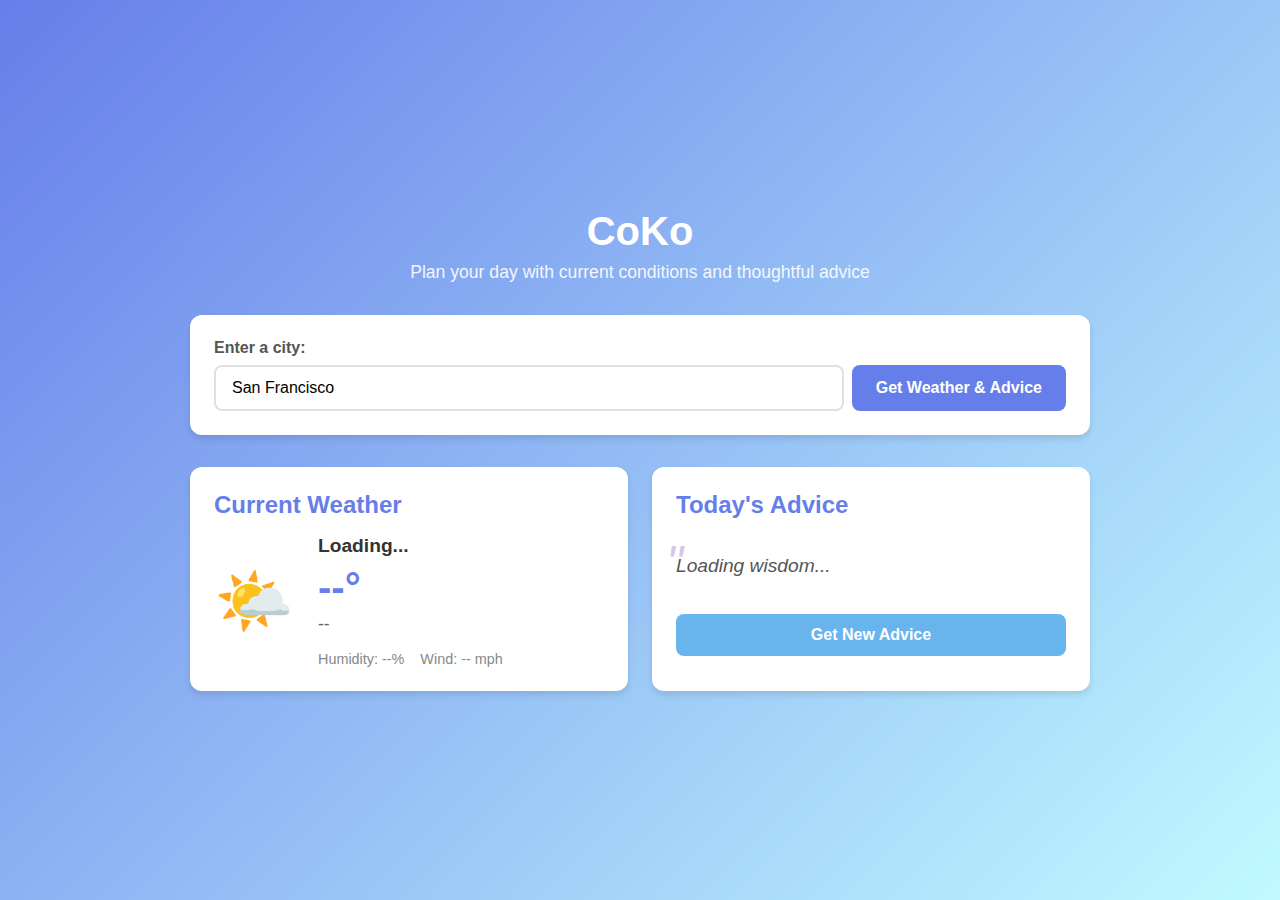
<file: lab7/index.html>
<!DOCTYPE html>
<html lang="en">
  <head>
    <meta charset="UTF-8" />
    <meta name="viewport" content="width=device-width, initial-scale=1.0" />
    <title>Weather & Wisdom - API Mashup</title>
    <link rel="stylesheet" href="css/styles.css" />
  </head>
  <body>
    <main class="container">
      <header>
        <h1>CoKo</h1>
        <p class="subtitle">
          Plan your day with current conditions and thoughtful advice
        </p>
      </header>

      <!-- Location Input Section -->
      <section class="input-section">
        <label for="city-input">Enter a city:</label>
        <div class="input-group">
          <input
            type="text"
            id="city-input"
            placeholder="San Francisco"
            value="San Francisco"
          />
          <button id="fetch-btn">Get Weather & Advice</button>
        </div>
      </section>

      <!-- Loading State -->
      <div id="loading" class="loading hidden">
        <div class="spinner"></div>
        <p>Fetching data...</p>
      </div>

      <!-- Error Display -->
      <div id="error" class="error hidden"></div>

      <!-- Data Display Section -->
      <section id="data-display" class="data-display hidden">
        <!-- Weather Card -->
        <article class="card weather-card">
          <h2>Current Weather</h2>
          <div class="weather-content">
            <div class="weather-icon" id="weather-icon">🌤️</div>
            <div class="weather-details">
              <p class="location" id="location">Loading...</p>
              <p class="temperature" id="temperature">--°</p>
              <p class="description" id="description">--</p>
              <div class="weather-stats">
                <span id="humidity">Humidity: --%</span>
                <span id="wind">Wind: -- mph</span>
              </div>
            </div>
          </div>
        </article>

        <!-- Advice Card -->
        <article class="card advice-card">
          <h2>Today's Advice</h2>
          <div class="advice-content">
            <blockquote id="advice-text">Loading wisdom...</blockquote>
            <button id="new-advice-btn" class="secondary-btn">
              Get New Advice
            </button>
          </div>
        </article>
      </section>
    </main>

    <script type="module" src="javascript/script.js"></script>
  </body>
</html>
</file>
<file: lab7/css/styles.css>
/* ===== CSS Reset & Base ===== */
* {
    margin: 0;
    padding: 0;
    box-sizing: border-box;
}

body {
    font-family: -apple-system, BlinkMacSystemFont, 'Segoe UI', Roboto, Oxygen, Ubuntu, Cantarell, sans-serif;
    background: linear-gradient(135deg, #667eea 0%,#c0faff 100%);
    min-height: 100vh;
    display: flex;
    align-items: center;
    justify-content: center;
    padding: 20px;
    color: #333;
}

/* ===== Container ===== */
.container {
    max-width: 900px;
    width: 100%;
}

/* ===== Header ===== */
header {
    text-align: center;
    margin-bottom: 2rem;
    color: white;
}

header h1 {
    font-size: 2.5rem;
    margin-bottom: 0.5rem;
    font-weight: 700;
}

.subtitle {
    font-size: 1.1rem;
    opacity: 0.9;
}

/* ===== Input Section ===== */
.input-section {
    background: white;
    padding: 1.5rem;
    border-radius: 12px;
    box-shadow: 0 4px 6px rgba(0, 0, 0, 0.1);
    margin-bottom: 2rem;
}

.input-section label {
    display: block;
    margin-bottom: 0.5rem;
    font-weight: 600;
    color: #555;
}

.input-group {
    display: flex;
    gap: 0.5rem;
}

input[type="text"] {
    flex: 1;
    padding: 0.75rem 1rem;
    border: 2px solid #e0e0e0;
    border-radius: 8px;
    font-size: 1rem;
    transition: border-color 0.3s;
}

input[type="text"]:focus {
    outline: none;
    border-color: #667eea;
}

button {
    padding: 0.75rem 1.5rem;
    background: #667eea;
    color: white;
    border: none;
    border-radius: 8px;
    font-size: 1rem;
    font-weight: 600;
    cursor: pointer;
    transition: background 0.3s, transform 0.1s;
}

button:hover {
    background: #5568d3;
}

button:active {
    transform: scale(0.98);
}

.secondary-btn {
    background: #68b4ed;
    width: 100%;
    margin-top: 1rem;
}

.secondary-btn:hover {
    background: #9ad3ff;
;
}

/* ===== Loading State ===== */
.loading {
    background: white;
    padding: 2rem;
    border-radius: 12px;
    text-align: center;
    box-shadow: 0 4px 6px rgba(0, 0, 0, 0.1);
}

.spinner {
    width: 40px;
    height: 40px;
    border: 4px solid #f3f3f3;
    border-top: 4px solid #667eea;
    border-radius: 50%;
    animation: spin 1s linear infinite;
    margin: 0 auto 1rem;
}

@keyframes spin {
    0% { transform: rotate(0deg); }
    100% { transform: rotate(360deg); }
}

/* ===== Error State ===== */
.error {
    background: #fee;
    color: #c33;
    padding: 1rem;
    border-radius: 8px;
    border-left: 4px solid #c33;
    margin-bottom: 1rem;
}

/* ===== Utility Classes ===== */
.hidden {
    display: none;
}

/* ===== Data Display Section ===== */
.data-display {
    display: grid;
    grid-template-columns: repeat(auto-fit, minmax(300px, 1fr));
    gap: 1.5rem;
}

.card {
    background: white;
    padding: 1.5rem;
    border-radius: 12px;
    box-shadow: 0 4px 6px rgba(0, 0, 0, 0.1);
}

.card h2 {
    font-size: 1.5rem;
    margin-bottom: 1rem;
    color: #667eea;
}

/* ===== Weather Card ===== */
.weather-content {
    display: flex;
    align-items: center;
    gap: 1.5rem;
}

.weather-icon {
    font-size: 4rem;
    line-height: 1;
}

.weather-details {
    flex: 1;
}

.location {
    font-weight: 600;
    font-size: 1.2rem;
    color: #333;
    margin-bottom: 0.5rem;
}

.temperature {
    font-size: 2.5rem;
    font-weight: 700;
    color: #667eea;
    margin-bottom: 0.25rem;
}

.description {
    font-size: 1.1rem;
    color: #666;
    text-transform: capitalize;
    margin-bottom: 1rem;
}

.weather-stats {
    display: flex;
    gap: 1rem;
    font-size: 0.9rem;
    color: #888;
}

/* ===== Advice Card ===== */
.advice-content {
    display: flex;
    flex-direction: column;
}

blockquote {
    font-size: 1.2rem;
    line-height: 1.6;
    color: #555;
    font-style: italic;
    position: relative;
    padding: 1rem 0;
}

blockquote::before {
    content: '"';
    font-size: 3rem;
    color: #764ba2;
    opacity: 0.3;
    position: absolute;
    left: -10px;
    top: -10px;
}

/* ===== Responsive Design ===== */
@media (max-width: 768px) {
    header h1 {
        font-size: 2rem;
    }
    
    .subtitle {
        font-size: 1rem;
    }
    
    .input-group {
        flex-direction: column;
    }
    
    .weather-content {
        flex-direction: column;
        text-align: center;
    }
    
    .data-display {
        grid-template-columns: 1fr;
    }
}
</file>
